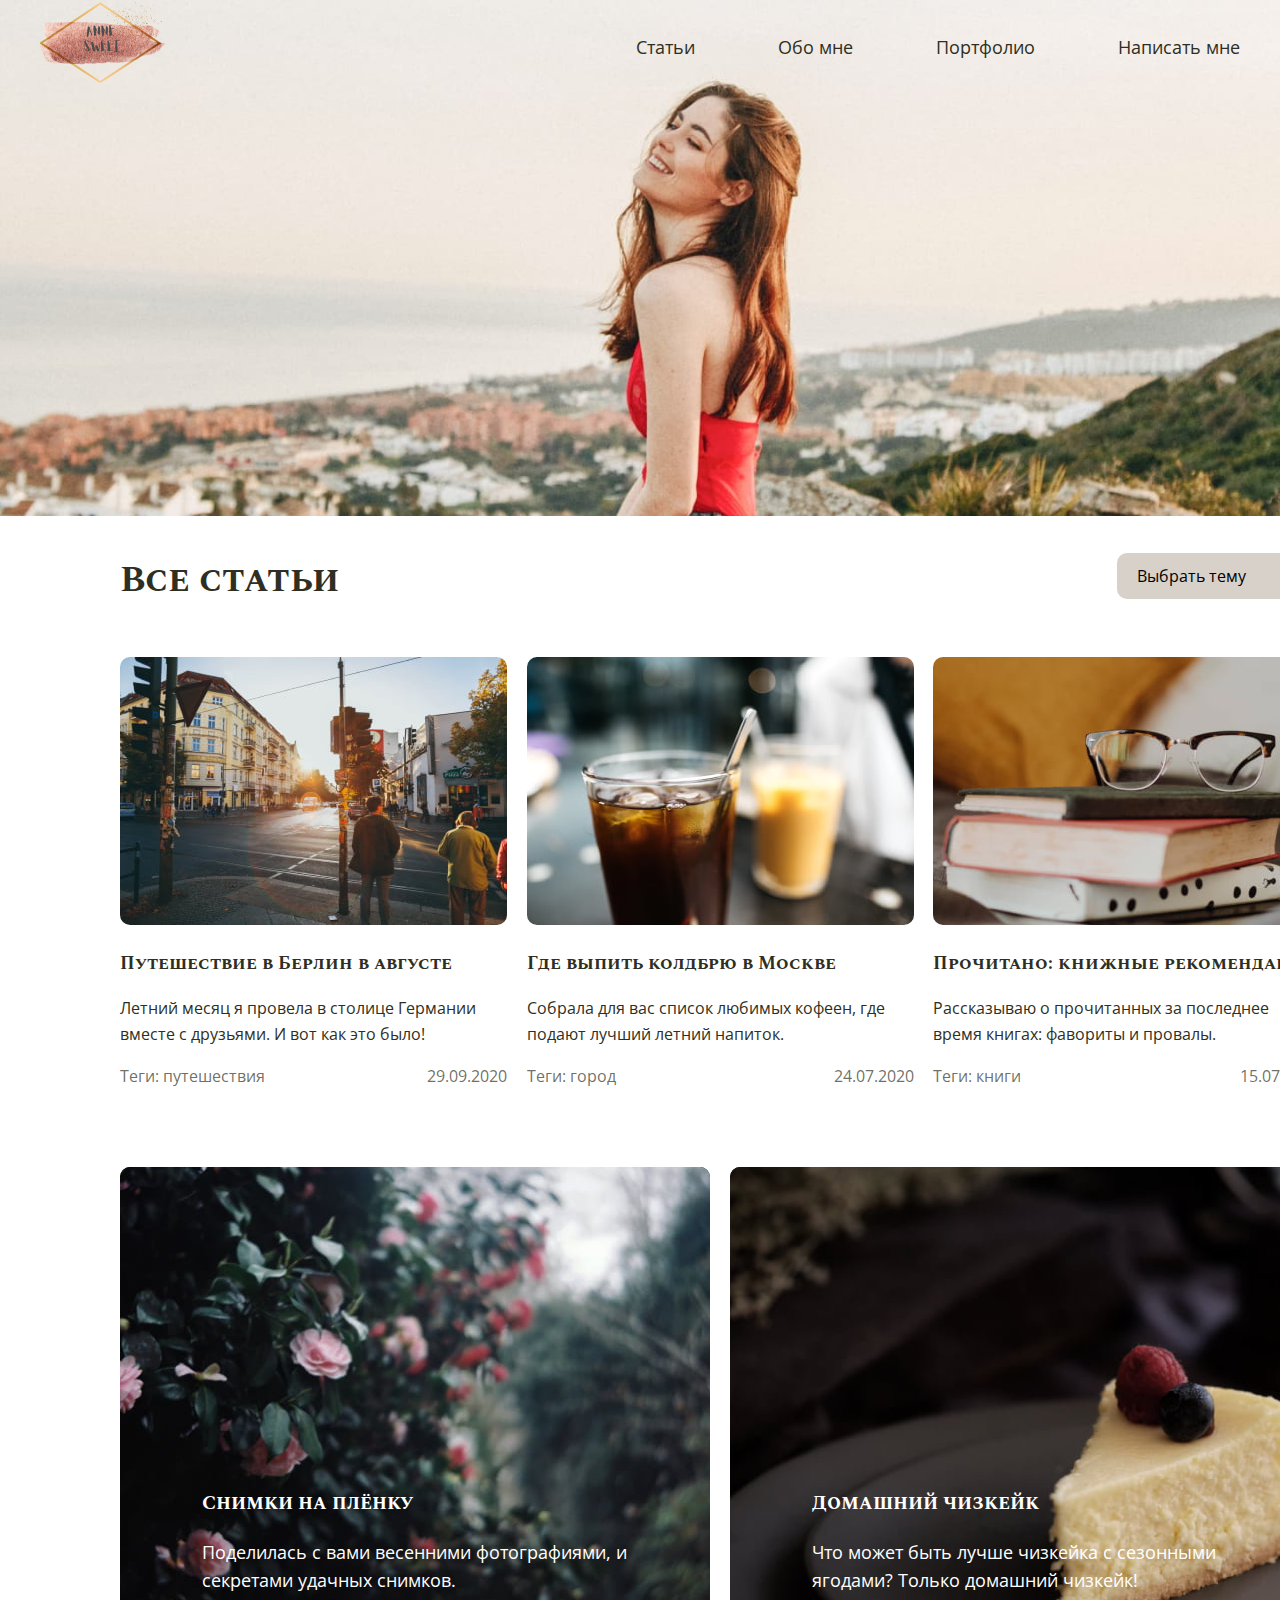
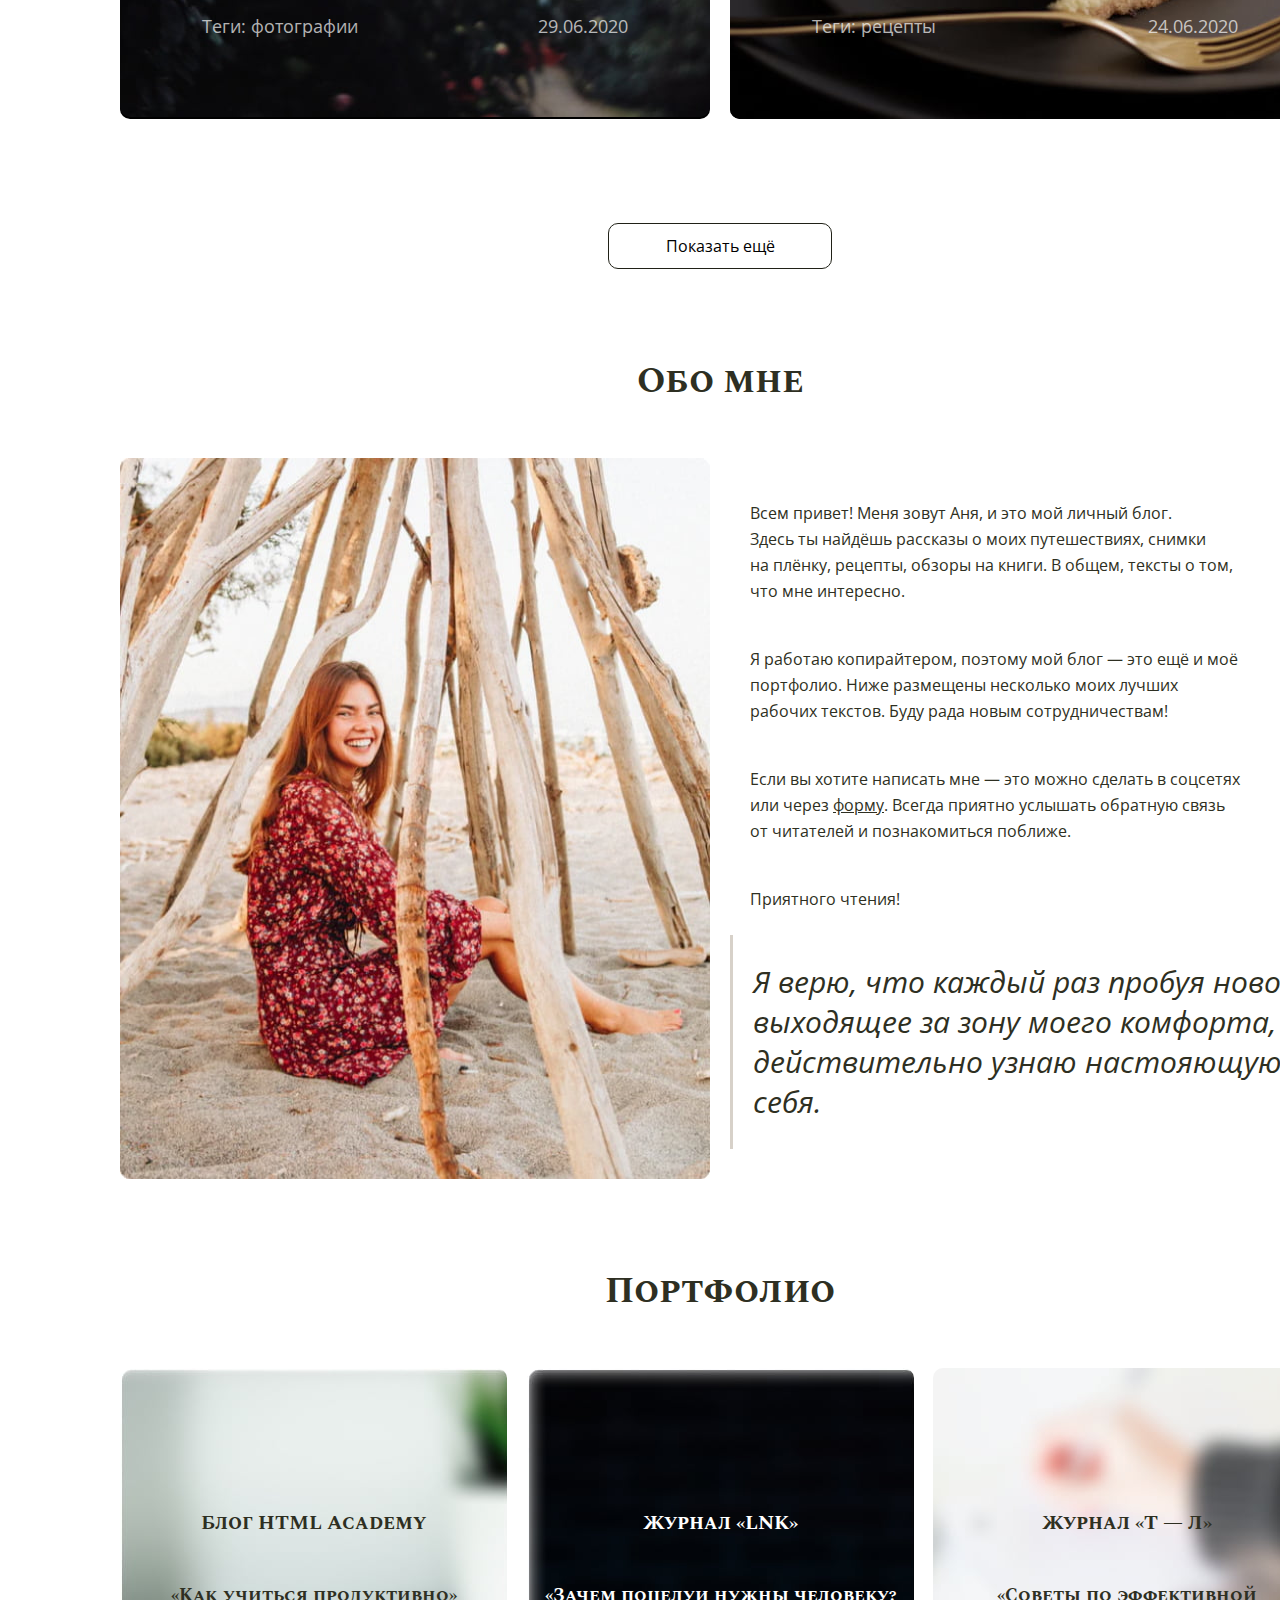
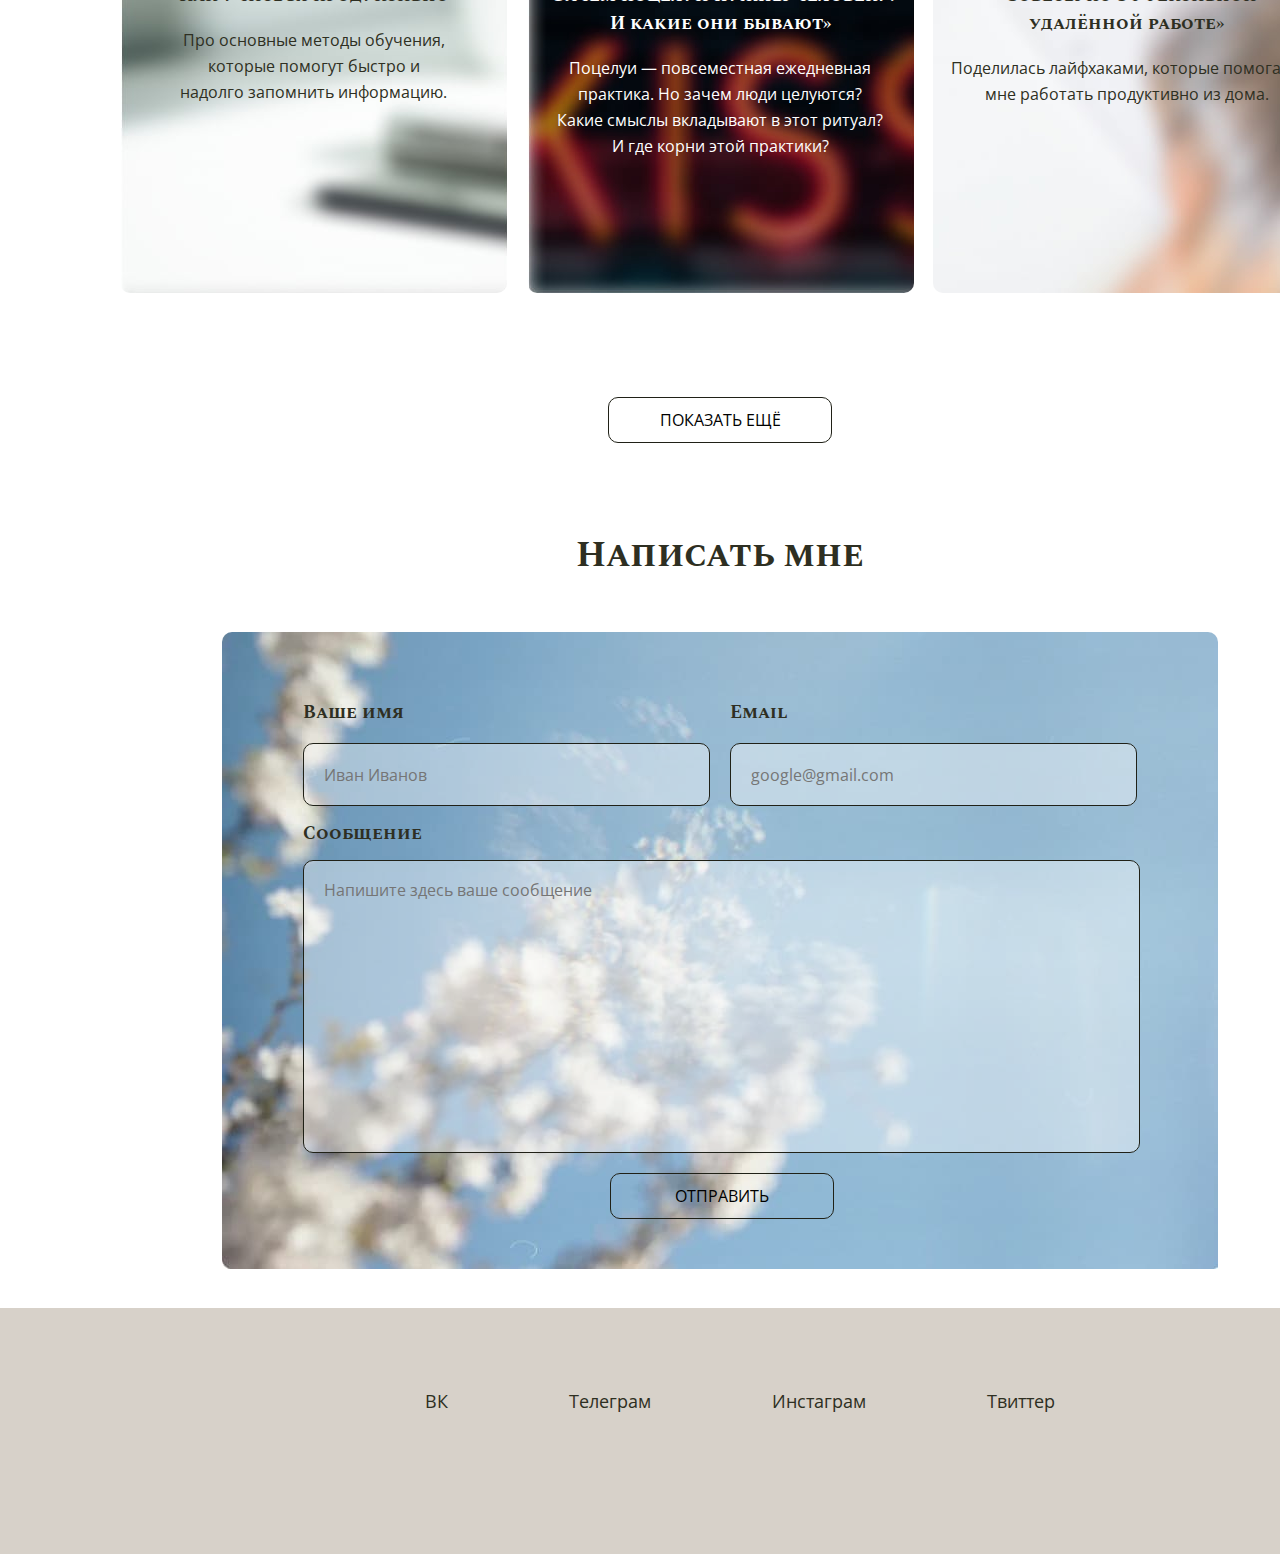
<file: index.html>
<!DOCTYPE html>
<html lang="ru">

<head>
  <meta charset="utf-8">
  <title>Анна. Личный блог</title>
  <link href="https://fonts.googleapis.com/css2?family=Open+Sans:ital,wght@0,400;0,700;1,400&display=swap"
    rel="stylesheet">
  <link href="https://fonts.googleapis.com/css2?family=Spectral+SC:wght@700&display=swap" rel="stylesheet">
  <link href="css/normalize.css" rel="stylesheet">
  <link href="css/style.css" rel="stylesheet">

</head>

<body>
  <header class="page-header">
    <div class="content-wrapper">
      <a class="page-header__logo">
        <img src="img/logo.png" alt="логотип Anne Sweet">
      </a>
      <nav class="page-nav">
        <ul class="page-nav__list">
          <li>
            <a href="#article">Статьи</a>
          </li>
          <li>
            <a href="#about-me">Обо мне</a>
          </li>
          <li>
            <a href="#portfolio">Портфолио</a>
          </li>
          <li>
            <a href="#write-me">Написать мне</a>
          </li>
        </ul>
      </nav>
    </div>
    <img class="page-header__background" src="img/header-main.jpg" width="1440" height="581"
      alt="Девушка на возвышенности на фоне города">

  </header>
  <main class="page-main">
    <h1 class="visually-hidden">Личный блог Анны</h1>
    <section class="article" id="article">
      <h2 class="title title--left">Все статьи</h2>
      <select class="button-choice" name="choice" id="choice-id">
        <option value="none" hidden>Выбрать тему</option>
        <option value="city">Город</option>
        <option value="books">Книги</option>
        <option value="travels">Путешествия</option>
        <option value="recipe">Рецепты</option>
        <option value="photo">Фотографии</option>
        <option value="all">Все темы</option>
      </select>
      <ul class="article__list">
        <li class="article__item">
          <a href="motivation.html">
            <img class="article__img" src="img/berlin.jpg" alt="Улица Берлина" width="387" height="268">
            <h3>Путешествие в Берлин в августе</h3>
            <p class="article__text">Летний месяц я провела в столице Германии вместе с друзьями. И вот как это было!
            </p>
            <p class="article-information">
              <span class="article__tag">Теги: путешествия</span>
              <time class="article__time" datetime="2020-09-29">29.09.2020</time>
            </p>
          </a>
        </li>
        <li class="article__item">
          <a href="motivation.html">
            <img class="article__img" src="img/coffee.jpg" alt="Две кружки холодного кофе" width="387" height="268">
            <h3>Где выпить колдбрю в Москве</h3>
            <p class="article__text">Собрала для вас список любимых кофеен, где подают лучший летний напиток.</p>
            <p class="article-information">
              <span class="article__tag">Теги: город</span>
              <time class="article__time" datetime="2020-07-24">24.07.2020</time>
            </p>
          </a>
        </li>
        <li class="article__item">
          <a href="motivation.html">
            <img class="article__img" src="img/books.jpg" alt="Стопка книг" width="387" height="268">
            <h3>Прочитано: книжные рекомендации</h3>
            <p class="article__text">Рассказываю о прочитанных за последнее время книгах: фавориты и провалы.</p>
            <p class="article-information">
              <span class="article__tag">Теги: книги</span>
              <time class="article__time" datetime="2020-07-15">15.07.2020</time>
            </p>
          </a>
        </li>
        <li class="article__item article__item--big">
          <a href="motivation.html">
            <img class="article__img" src="img/rose.jpg" alt="Куст розы" width="590" height="552">
            <div class="article__item--big__conteiner">
              <h3>Снимки на плёнку</h3>
              <p class="article__text">Поделилась с вами весенними фотографиями, и секретами удачных снимков.</p>
              <p class="article-information">
                <span class="article__tag">Теги: фотографии</span>
                <time class="article__time" datetime="2020-06-29">29.06.2020</time>
              </p>
            </div>
          </a>
        </li>
        <li class="article__item article__item--big">
          <a href="motivation.html">
            <img class="article__img" src="img/cheesecake.jpg" alt="Кусочек чизкейка" width="590" height="552">
            <div class="article__item--big__conteiner">
              <h3>Домашний чизкейк</h3>
              <p class="article__text">Что может быть лучше чизкейка с сезонными ягодами? Только домашний чизкейк!</p>
              <p class="article-information">
                <span class="article__tag">Теги: рецепты</span>
                <time class="article__time" datetime="2020-06-24">24.06.2020</time>
              </p>
            </div>
          </a>
        </li>
      </ul>
      <div class="button__wrap">
        <button class="button">Показать ещё</button>
      </div>
    </section>
    <section class="about-me" id="about-me">
      <h2 class="title">Обо мне</h2>
      <div class="about-me__wrapper">
        <img class="about-me__img" src="img/ann.jpg" alt="Анна на пляже" width="590" height="693">
        <div class="about-me__container">
          <p class="about-me__text">Всем привет! Меня зовут Аня, и это мой личный блог. <br>Здесь ты найдёшь рассказы о
            моих путешествиях, снимки <br>на плёнку, рецепты, обзоры на книги. В общем, тексты о том, что мне интересно.
          </p>
          <p class="about-me__text">Я работаю копирайтером, поэтому мой блог — это ещё и моё портфолио. Ниже размещены
            несколько моих лучших рабочих текстов. Буду рада новым сотрудничествам!</p>
          <p class="about-me__text">Если вы хотите написать мне — это можно сделать в соцсетях или через <a
              class="about-me__link" href="#Write-me">форму</a>. Всегда приятно услышать обратную связь <br>от читателей
            и познакомиться поближе.</p>
          <p class="about-me__text">Приятного чтения!</p>
          <blockquote class="about-me__motto">Я верю, что каждый раз пробуя новое, выходящее за зону моего комфорта, я
            действительно узнаю настояющую себя. </blockquote>
        </div>
      </div>
    </section>
    <section class="portfolio">
      <h2 class="title" id="portfolio">Портфолио</h2>
      <ul class="portfolio__list">
        <li class="portfolio__item portfolio__item--studing">
          <a href="motivation.html">
            <p class="portfolio__source">Блог HTML Academy</p>
            <h3 class="portfolio__title">«Как учиться продуктивно»</h3>
            <p>Про основные методы обучения, которые помогут быстро и надолго запомнить информацию.</p>
          </a>
        </li>
        <li class="portfolio__item portfolio__item--kiss">
          <a href="motivation.html">
            <p class="portfolio__source">Журнал «LNK»</p>
            <h3 class="portfolio__title">«Зачем поцелуи нужны человеку? И какие они бывают»</h3>
            <p>Поцелуи — повсеместная ежедневная практика. Но зачем люди целуются? Какие смыслы вкладывают в этот
              ритуал? И где корни этой практики?</p>
          </a>
        </li>
        <li class="portfolio__item portfolio__item--distant">
          <a href="motivation.html">
            <p class="portfolio__source">Журнал «Т — Л»</p>
            <h3 class="portfolio__title">«Советы по эффективной удалённой работе»</h3>
            <p>Поделилась лайфхаками, которые помогают мне работать продуктивно из дома. </p>
          </a>
        </li>
      </ul>
      <div class="button__wrap">
        <button class="button uppercase">Показать ещё</button>
      </div>
    </section>
    <section class="write-me">
      <h2 class="title" id="write-me">Написать мне</h2>
      <form class="write-me__wrapper" action="" method="POST">
        <div class="write-me__container">
          <label class="write-me__name-label" for="name-id">Ваше имя</label>
          <input class="write-me__input" type="text" name="name" id="name-id" placeholder="Иван Иванов" required>
          <label class="write-me__email-label" for="email-id">Email</label>
          <input class="write-me__input" type="email" name="email" id="email-id" placeholder="google@gmail.com"
            required>
        </div>
        <label class="write-me__textarea-label" for="message-id">Сообщение</label>
        <textarea class="write-me__input write-me__input--textarea" name="message" id="message-id" minlength="10"
          maxlength="200" rows="8" cols="80" placeholder="Напишите здесь ваше сообщение" required></textarea>
        <div class="button__wrap">
          <input class="button uppercase" type="submit" value="Отправить">
        </div>

      </form>

    </section>
  </main>
  <footer class="page-footer">
    <ul class="social-list">
      <li class="social-item">
        <a class="social-link" href="">ВК</a>
      </li>
      <li class="social-item">
        <a class="social-link" href="">Телеграм</a>
      </li>
      <li class="social-item">
        <a class="social-link" href="">Инстаграм</a>
      </li>
      <li class="social-item">
        <a class="social-link" href="">Твиттер</a>
      </li>
    </ul>
  </footer>
</body>

</html>
</file>
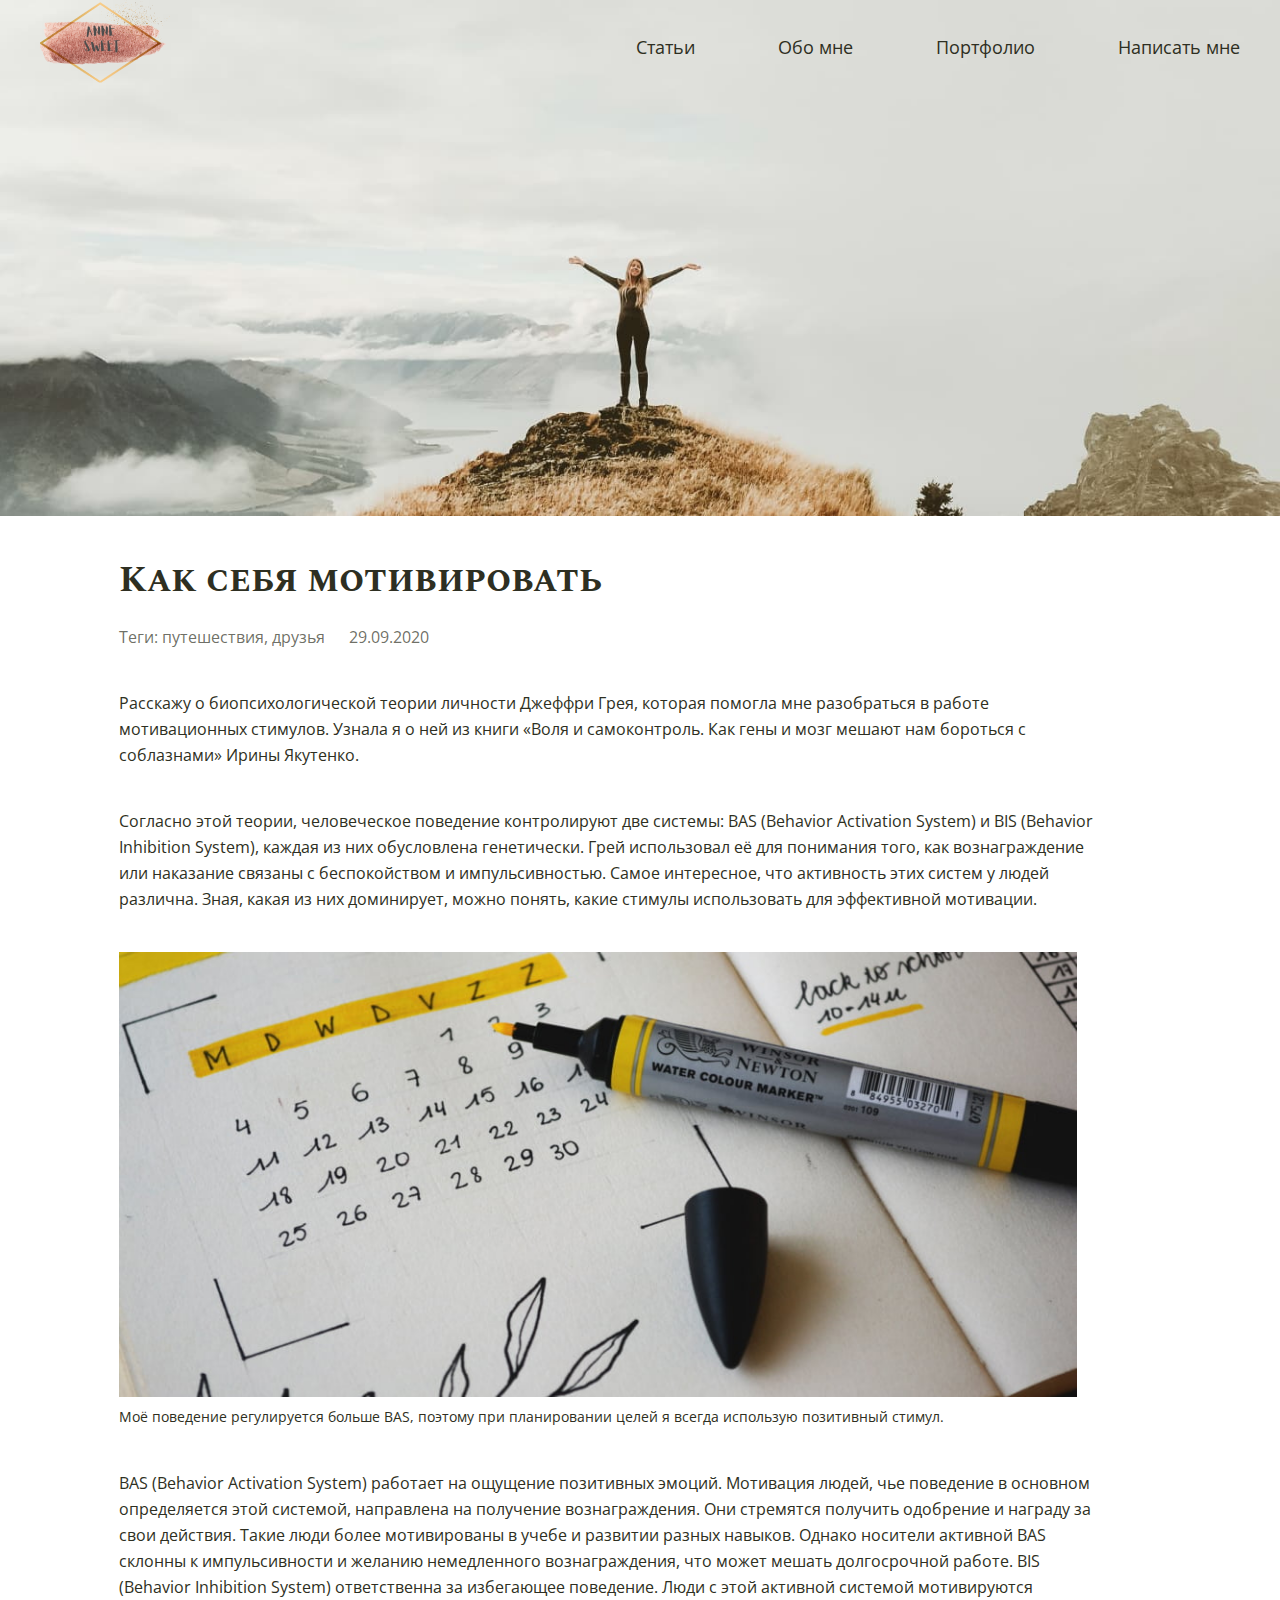
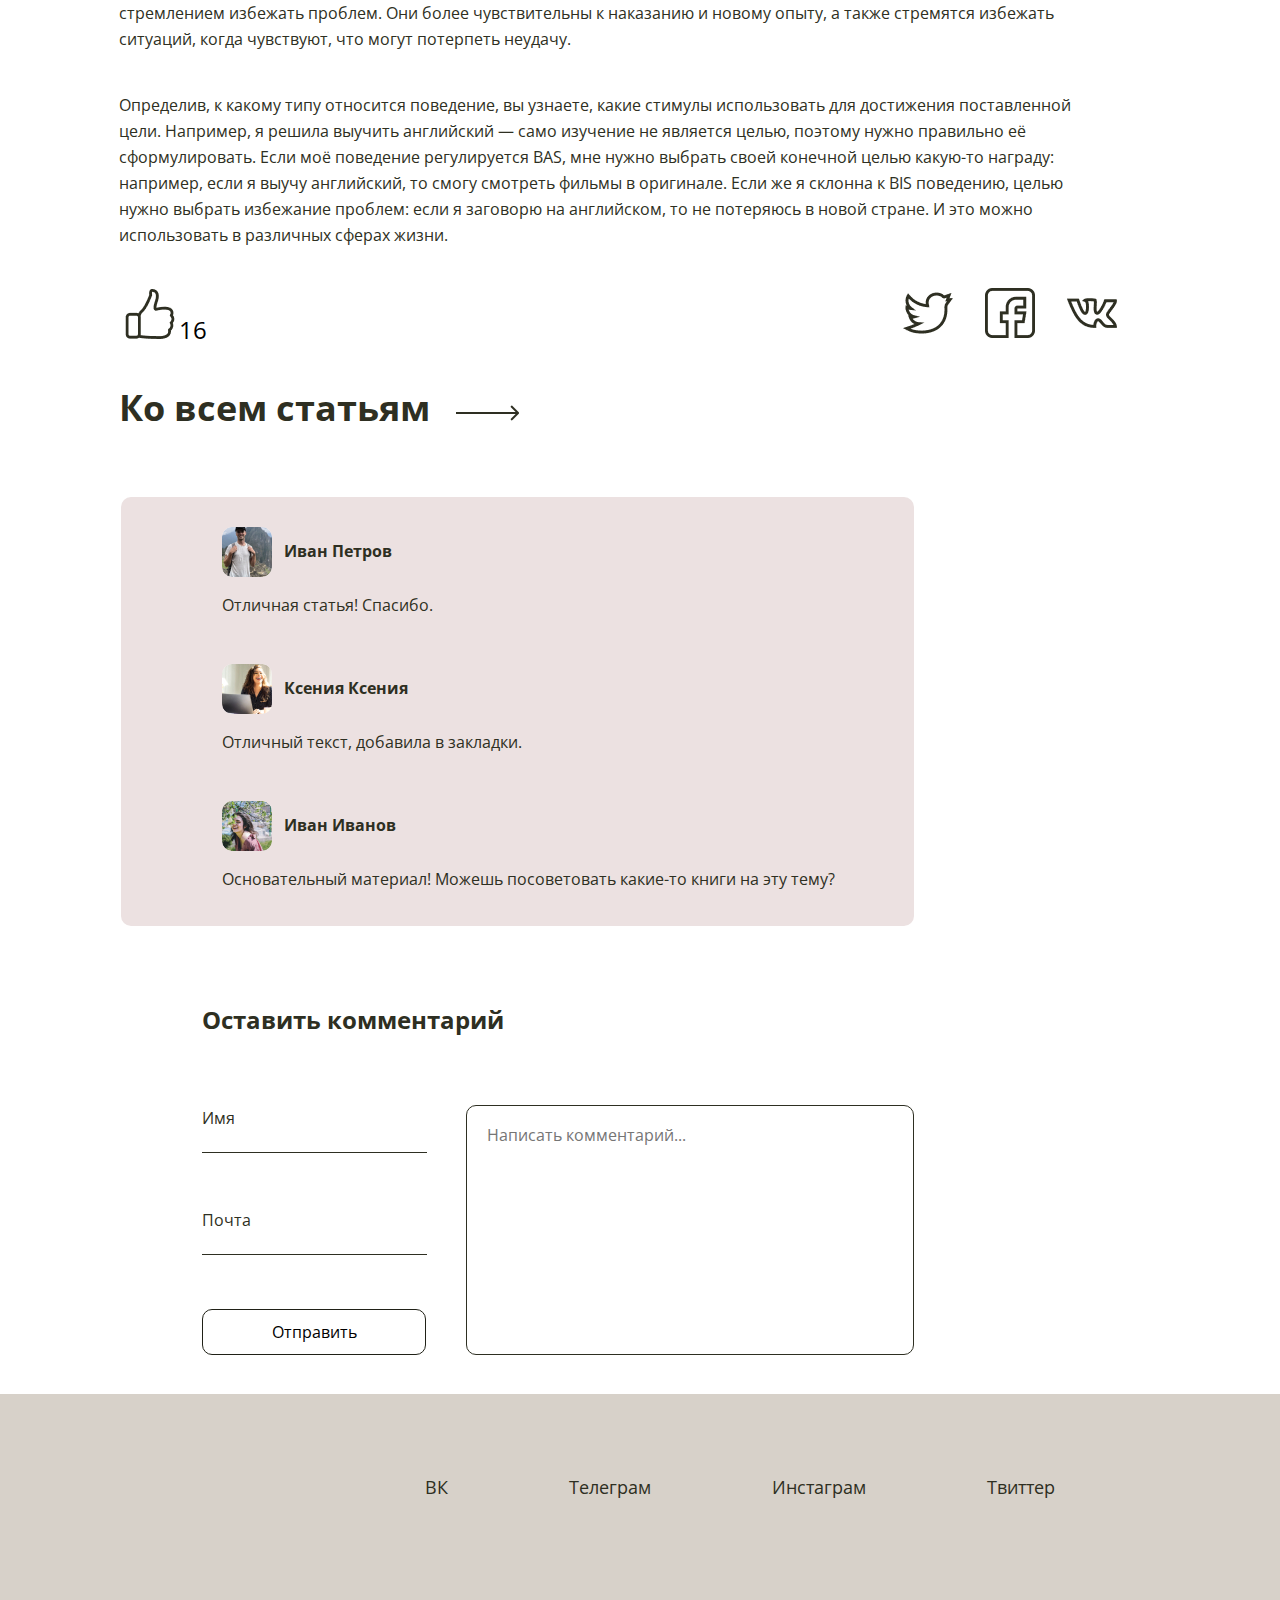
<file: motivation.html>
<!DOCTYPE html>
<html lang="ru">

<head>
  <meta charset="utf-8">
  <title>Как себя мотивировать</title>
  <link href="https://fonts.googleapis.com/css2?family=Open+Sans:ital,wght@0,400;0,700;1,400&display=swap"
    rel="stylesheet">
  <link href="https://fonts.googleapis.com/css2?family=Spectral+SC:wght@700&display=swap" rel="stylesheet">
  <link href="css/normalize.css" rel="stylesheet">
  <link href="css/style.css" rel="stylesheet">
</head>

<body>
  <header class="page-header motivation-picture">
    <div class="content-wrapper">
      <a class="page-header__logo" href="index.html">
        <img src="img/logo.png" alt="логотип Anne Sweet">
      </a>
      <nav class="page-nav"></nav>
      <ul class="page-nav__list">
        <li>
          <a href="index.html#article">Статьи</a>
        </li>
        <li>
          <a href="index.html#about-me">Обо мне</a>
        </li>
        <li>
          <a href="index.html#portfolio">Портфолио</a>
        </li>
        <li>
          <a href="index.html#write-me">Написать мне</a>
        </li>
      </ul>
      </nav>
    </div>
    <img class="page-header__background" src="img/header-motivation.jpg" width="1440" height="581"
      alt="Девушка на фоне гор">
  </header>
  <main class="page-main">
    <section class="article-motivation">
      <h2 class="title title--left title--low-margin">Как себя мотивировать</h2>
      <p class="article__info">
        <span class="article__tag">Теги: путешествия, друзья</span>
        <time class="article__time" datetime="2020.09.29">29.09.2020</time>
      </p>
      <p class="article__text">Расскажу о биопсихологической теории личности Джеффри Грея, которая помогла мне
        разобраться в работе мотивационных стимулов. Узнала я о ней из книги «Воля и самоконтроль. Как гены и мозг
        мешают нам бороться с соблазнами» Ирины Якутенко.</p>
      <p class="article__text">Согласно этой теории, человеческое поведение контролируют две системы: BAS (Behavior
        Activation System) и BIS (Behavior Inhibition System), каждая из них обусловлена генетически. Грей использовал
        её для понимания того, как вознаграждение или наказание связаны с беспокойством и импульсивностью. Самое
        интересное, что активность этих систем у людей различна. Зная, какая из них доминирует, можно понять, какие
        стимулы использовать для эффективной мотивации.</p>
      <figure class="article__wrapper">
        <img class="article__picture" src="img/diary.jpg" alt="Ежедневник с календарём">
        <figcaption class="article__picture__sign">Моё поведение регулируется больше BAS, поэтому при планировании целей
          я всегда использую позитивный стимул.</figcaption>
      </figure>
      <p class="article__text">BAS (Behavior Activation System) работает на ощущение позитивных эмоций. Мотивация людей,
        чье поведение в основном определяется этой системой, направлена на получение вознаграждения. Они стремятся
        получить одобрение и награду за свои действия. Такие люди более мотивированы в учебе и развитии разных навыков.
        Однако носители активной BAS склонны к импульсивности и желанию немедленного вознаграждения, что может мешать
        долгосрочной работе. BIS (Behavior Inhibition System) ответственна за избегающее поведение. Люди с этой активной
        системой мотивируются стремлением избежать проблем. Они более чувствительны к наказанию и новому опыту, а также
        стремятся избежать ситуаций, когда чувствуют, что могут потерпеть неудачу.</p>
      <p class="article__text">Определив, к какому типу относится поведение, вы узнаете, какие стимулы использовать для
        достижения поставленной цели. Например, я решила выучить английский — само изучение не является целью, поэтому
        нужно правильно её сформулировать. Если моё поведение регулируется BAS, мне нужно выбрать своей конечной целью
        какую-то награду: например, если я выучу английский, то смогу смотреть фильмы в оригинале. Если же я склонна к
        BIS поведению, целью нужно выбрать избежание проблем: если я заговорю на английском, то не потеряюсь в новой
        стране. И это можно использовать в различных сферах жизни.</p>
      <div class="social-buttons">
        <div class="like">
          <button class="like__button">
            <span class="like__meter">16</span>
          </button>
        </div>
        <div class="social">
          <ul class="social__list">
            <li class="social__item">
              <a class="social__link social__link--twitter" href=""><span class="visually-hidden">Twitter</span></a>
            </li>
            <li class="social__item">
              <a class="social__link social__link--facebook" href=""><span class="visually-hidden">Facebook</span></a>
            </li>
            <li class="social__item">
              <a class="social__link social__link--vkontakte" href=""><span class="visually-hidden">Вконтакте</span></a>
            </li>
          </ul>
        </div>
      </div>
      <a class="back" href="index.html">Ко всем статьям</a>
    </section>
    <section class="comment">
      <div class="comment__wrapper">
        <h2 class="visually-hidden">Комментарии</h2>
        <ul class="comment__list">
          <li class="comment__item">
            <img class="comment__avatar" src="img/avatar1.jpg" alt="">
            <div class="comment__name">Иван Петров</div>
            <p class="comment__text">Отличная статья! Спасибо.</p>
          </li>
          <li class="comment__item">
            <img class="comment__avatar" src="img/avatar2.jpg" alt="">
            <div class="comment__name">Ксения Ксения</div>
            <p class="comment__text">Отличный текст, добавила в закладки.</p>
          </li>
          <li class="comment__item">
            <img class="comment__avatar" src="img/avatar3.jpg" alt="">
            <div class="comment__name">Иван Иванов</div>
            <p class="comment__text">Основательный материал! Можешь посоветовать какие-то книги на эту тему?</p>
          </li>
        </ul>
      </div>
      <div class="comment__write">
        <h2 class="comment__write__title">Оставить комментарий</h2>
        <form class="comment__form" action="" method="POST">
          <div class="comment__write__conteiner">
            <p>
              <label class="comment__label" for="commentator-name-id">Имя</label>
              <input class="comment__input commentator-name" type="text" name="commentator-name"
                id="commentator-name-id" required>
            </p>
            <p>
              <label class="comment__label" for="commentator-email-id">Почта</label>
              <input class="comment__input commentator-email" type="email" name="commentator-email"
                id="commentator-email-id" required>
            </p>
            <input class="button submit-button" type="submit" value="Отправить">
          </div>
          <textarea class="comment__textarea" name="comment__new-text" rows="" cols=" " minlength="10" maxlength="200"
            placeholder="Написать комментарий..." required></textarea>
        </form>
      </div>
    </section>
    <footer class="page-footer">
      <ul class="social-list">
        <li class="social-item">
          <a class="social-link" href="">ВК</a>
        </li>
        <li class="social-item">
          <a class="social-link" href="">Телеграм</a>
        </li>
        <li class="social-item">
          <a class="social-link" href="">Инстаграм</a>
        </li>
        <li class="social-item">
          <a class="social-link" href="">Твиттер</a>
        </li>
      </ul>
    </footer>
    <script src="js/like.js"></script>
    <script src="js/comment.js"></script>
  </main>
</file>
<file: css/style.css>
body {
  min-width: 1200;
  margin: 0;
  padding: 0;
  font-family: "Open Sans", Arial, sans-serif;
  font-size: 16px;
  line-height: 26px;
  color: #2E2F22;
  background-color: white;
}

img {
  max-width: 100%;
  height: auto;
}

a {
  text-decoration: none;
}

.visually-hidden {
	position: absolute !important;
	clip: rect(1px 1px 1px 1px); /* IE6, IE7 */
	clip: rect(1px, 1px, 1px, 1px);
	padding:0 !important;
	border:0 !important;
	height: 1px !important;   
	width: 1px !important; 
	overflow: hidden;
}

.button__wrap {
  text-align: center;
}

.button {
  display: inline-block;
  width: 224px;
  height: 46px;
  font-size: 16px;
  background-color: rgba(255, 255, 255, 0);
  border: 1px solid #202117;
  border-radius: 10px;  
}

.uppercase {
  text-transform: uppercase;
}

.content-wrapper {
  display: flex;
  flex-direction: column;
  width: 1200px;
  margin: 0 auto;
}

.page-header {
  position: relative;
}

.page-header .content-wrapper {
  flex-direction: row;
  justify-content: space-between;
  position: absolute;
  left: 50%;
  transform: translateX(-50%);
}

.page-header__background {
  width: 100%;
  height: auto;
}

.page-nav {
  display: flex;
  justify-content: space-around;
}

.page-header__logo {
  width: 130px;
  height: 82.51px;
}



.page-nav__list {
  display: flex;
  justify-content: flex-end;
  margin-top: 35px;
  list-style: none;
}

.page-nav__list li {
  margin-left: 83px;
}

.page-nav__list a {
  font-size: 18px;  
  line-height: 25px;
  color: #2E2F22;
}

.page-main {
  width: 1440px;
  margin-left: auto;
  margin-right: auto;
}

.title {
  margin-bottom: 49px;
  font-family: 'Spectral SC', 'Times New Roman', Times, serif;
  font-size: 36px;
  line-height: 55px;
  text-align: center;
}

.article {
  position: relative;
  width: 1200px;
  margin-left: auto;
  margin-right: auto;
  margin-bottom: 85px;
}

.title--left {
  text-align: left;
}

.button-choice {
  position: absolute;
  right: 0px;
  top: 0px;
  width: 203px;
  height: 46px;
  padding: 12px 20px;
  font-size: 16px;
  line-height: 22px;
  background: url(../img/icon.png) center right 22px no-repeat #d7d1c9;
  border-radius: 10px;
  border: none;
  appearance: none; 
}

.article__list {
  display: flex;
  flex-wrap: wrap;
  justify-content: space-between;
  padding: 0px;
  margin: 0px;
  margin-bottom: 42px;
}

.article__item {
  list-style: none;
  width: 387px;
  margin-bottom: 62px;
  border-radius: 10px;
}

.article__item h3 {
  font-family: 'Spectral SC', 'Times New Roman', Times, serif;
  font-weight: bold;
  font-size: 18px;
  line-height: 27px;
}

.article__item a {
  color: #2E2F22;
}

.article-information {
  display: flex;
  justify-content: space-between;
}

.text-info {
text-align: right;
}

.article__tag,
.article__time {
  display: inline-block;
  color: rgba(46, 47, 34, 0.7);
}

.article__img {
  border-radius: 10px;
}

.article__item--big {
  position: relative;  
  width: 590px;
  height: 552px;
  background-color: black;
}

.article__item--big__conteiner {
  position: absolute;
  bottom: 61px;
  padding-left: 82px;
  padding-right: 82px;
}

.article__item--big h3 {
  font-size: 20px;
  color: white;
  line-height: 30px;
}

.article__item--big p {
  font-size: 18px;
  color: white;  
  line-height: 28px;
}

.article__item--big span,
.article__item--big time {
  color: rgba(255, 255, 255, 0.7);
}

.about-me {
  width: 1200px;
  margin-left: auto;
  margin-right: auto;
  margin-bottom: 84.85px;
}

.about-me__wrapper {
  display: flex;
}

.about-me__text {
  width: 497px;
  margin-left: 40px;
  margin-top: 42px;

}

.about-me__link {
  color: #2E2F22;
  text-decoration: underline;
}

.about-me__motto {
  width: 550px;
  margin-left: 20px;
  margin-top: 23px;
  padding-left: 20px;
  padding-top: 27px;
  padding-bottom: 27px;
  font-style: italic;
  font-size: 30px;
  line-height: 40px;
  border-left: 3px solid #D7D1C9;
}

.portfolio {
  width: 1200px;
  margin-left: auto;
  margin-right: auto;
  margin-bottom: 85px;
}

.portfolio__list {
  display: flex;
  justify-content: space-between;
  margin: 0px;
  padding: 0px;
  margin-bottom: 104px;
}

.portfolio__item {
  width: 387px;
  height: 525px;
  text-align: center;
  border-radius: 10px;
  list-style: none;
}

.portfolio__item a {
  color: #2E2F22;
}

.portfolio__source {
  margin-top: 140px;
  font-family: Spectral SC;
  font-weight: bold;
  font-size: 20px;
  line-height: 30px;
}

.portfolio__title {
  margin-top: 44px;
  margin-bottom: 17px;
  margin-left: 15px;
  margin-right: 15px;
  font-family: Spectral SC;
  font-weight: bold;
  font-size: 18px;
  line-height: 28px;
}


.portfolio__item--studing {
  background-image: url(../img/portfolio-back1.jpg);
}

.portfolio__item--studing p {
  margin-left: 55px;
  margin-right: 55px;
}

.portfolio__item--kiss {
  background-color: black;
  background-image: url(../img/portfolio-back2.jpg);
}

.portfolio__item--kiss p {
  margin-left: 30px;
  margin-right: 30px;
}

.portfolio__item--kiss a {
  color: white;
}

.portfolio__item--distant {
  background-image: url(../img/portfolio-back3.jpg);
}

.portfolio__item--distant p {
  margin-left: 18px;
  margin-right: 18px;
}

.write-me {
  width: 996px;
  height: 637px;
  margin-left: auto;
  margin-right: auto;
  margin-bottom: 143px;
}

.write-me__wrapper {
  display: flex;
  flex-direction: column;
  padding: 53px 78px 62px 81px;
  background: url(../img/sakura.jpg) left top no-repeat;
  background-size: 996px 637px;
  border-radius: 10px;
}


.write-me__container {
  display: flex;
  flex-direction: column;
  flex-wrap: wrap;
  justify-content: space-around;
  height: 123px;
}

.write-me__wrapper label {
  margin: 12px 0;
  font-family: Spectral SC;
  font-weight: bold;
  font-size: 18px;
  line-height: 28px;
}

.write-me__input {
  width: 407px;
  height: 63px;
  margin-right: 20px;
  padding-left: 20px;
  background: rgba(255, 255, 255, 0.4);
  border: 1px solid #202117;
  border-radius: 10px;
  box-sizing: border-box;
}

.write-me__input--textarea {
  width: 837px;
  height: 293px;
  margin-bottom: 20px;
  padding-top: 20px;
  resize: none;
  overflow: auto;
}

.page-footer {
  width: 1440px;
  height: 181px;
  margin-top: 81px;
  margin-left: auto;
  margin-right: auto;
  padding-top: 65px;
  background-color: #D7D1C9;
}

.social-list {
  display: flex;
  justify-content: space-between;
  width: 631px;
  margin-left: auto;
  margin-right: auto;
  list-style: none;
}

.social-list a {
  font-size: 18px;
  line-height: 25px;
  color: #2E2F22;
}

.article-motivation {
  width: 998px;
  margin-left: 119px;
  margin-bottom: 65px;
}

.title--low-margin {
  margin-bottom: 6px;
}

.article__info time {
  margin-left: 20px;
}

.article-motivation p {
  width: 991px;
  margin-bottom: 40px;
}

.article__wrapper {
  margin-left: 0px;
  margin-bottom: 40px;
}

.article__picture__sign {
  font-size: 14px;
  line-height: 26px;
}

.social-buttons {
  display: flex;
  justify-content: space-between;
  margin-bottom: 37px;
}

.like__button {
  background-color: white;
  border: none;
}

.like__button::before {
  display: inline-block;
  content: "";
  width: 50px;
  height: 50px;

  background-image: url(../img/sprite.png);
  background-repeat: no-repeat;
  background-position: -50px 0;

}

.added {
  background-color: #ECE1E1;
}

.like__meter {
  font-size: 24px;
  line-height: 26px;
}

.social__list {
  display: flex;
  margin: 0px;
  list-style: none;
}

.social__item {
  margin-left: 32px;
}

.social__link::before {
  display: inline-block;
  content: "";
  width: 50px;
  height: 50px;
  background-image: url(../img/sprite.png);
  background-repeat: no-repeat;
}

.social__link--twitter::before {
  background-position: 0 -50px;
}

.social__link--vkontakte::before {
  background-position: -50px -50px;
}

.back {
  color: #2E2F22;
  font-weight: bold;
  font-size: 36px;
  line-height: 49px;
}



.back::after {
  display: inline-block;
  content: "";
  width: 64px;
  height: 16px;
  margin-left: 26px;
  background-image: url(../img/arrow.png);
  background-repeat: no-repeat;
}

.comment {
  width: 793px;
  height: 816px;
  margin-left: 121px;
}

.comment__wrapper {
  width: 793px;
  min-height: 429px;
  margin-bottom: 77px;
  background: #ECE1E1;
  border-radius: 10px;
}

.comment__list {
  margin-left: 101px;
  padding: 0px;
  list-style: none;
}

.comment__item {
  position: relative;
  padding-top: 1px;
}

.comment__avatar {
  position: absolute;
  top: 30px;
  border-radius: 10px;
}

.comment__name {
  margin-left: 62px;
  margin-top: 40px;
  font-weight: bold;
}

.comment__text {
  margin-top: 28px;
}

.comment__write {
  width: 712px;
  height: 310px;
  margin-left: auto;
}

.comment__write form {
  display: flex;
  justify-content: space-between;
}

.comment__write__conteiner {
  display: flex;
  flex-direction: column;
  justify-content: space-between;
}

.comment__write__conteiner p {
  display: flex;
  flex-direction: column;
  justify-content: start;
  margin: 0px;
}

.comment__write__title {
  margin-bottom: 69px;
  font-weight: bold;
  font-size: 24px;
  line-height: 33px;
}

.comment__input {
  width: 221px;
  border: none;
  border-bottom: 1px solid #2E2F22;
}

.comment__textarea {
  width: 406px;
  height: 208px;
  padding: 20px;
  border: 1px solid #2E2F22;
  border-radius: 10px;
  resize: none;
  overflow: auto;
}

.warning {
  color: red;
  border-color: red;
}
</file>
